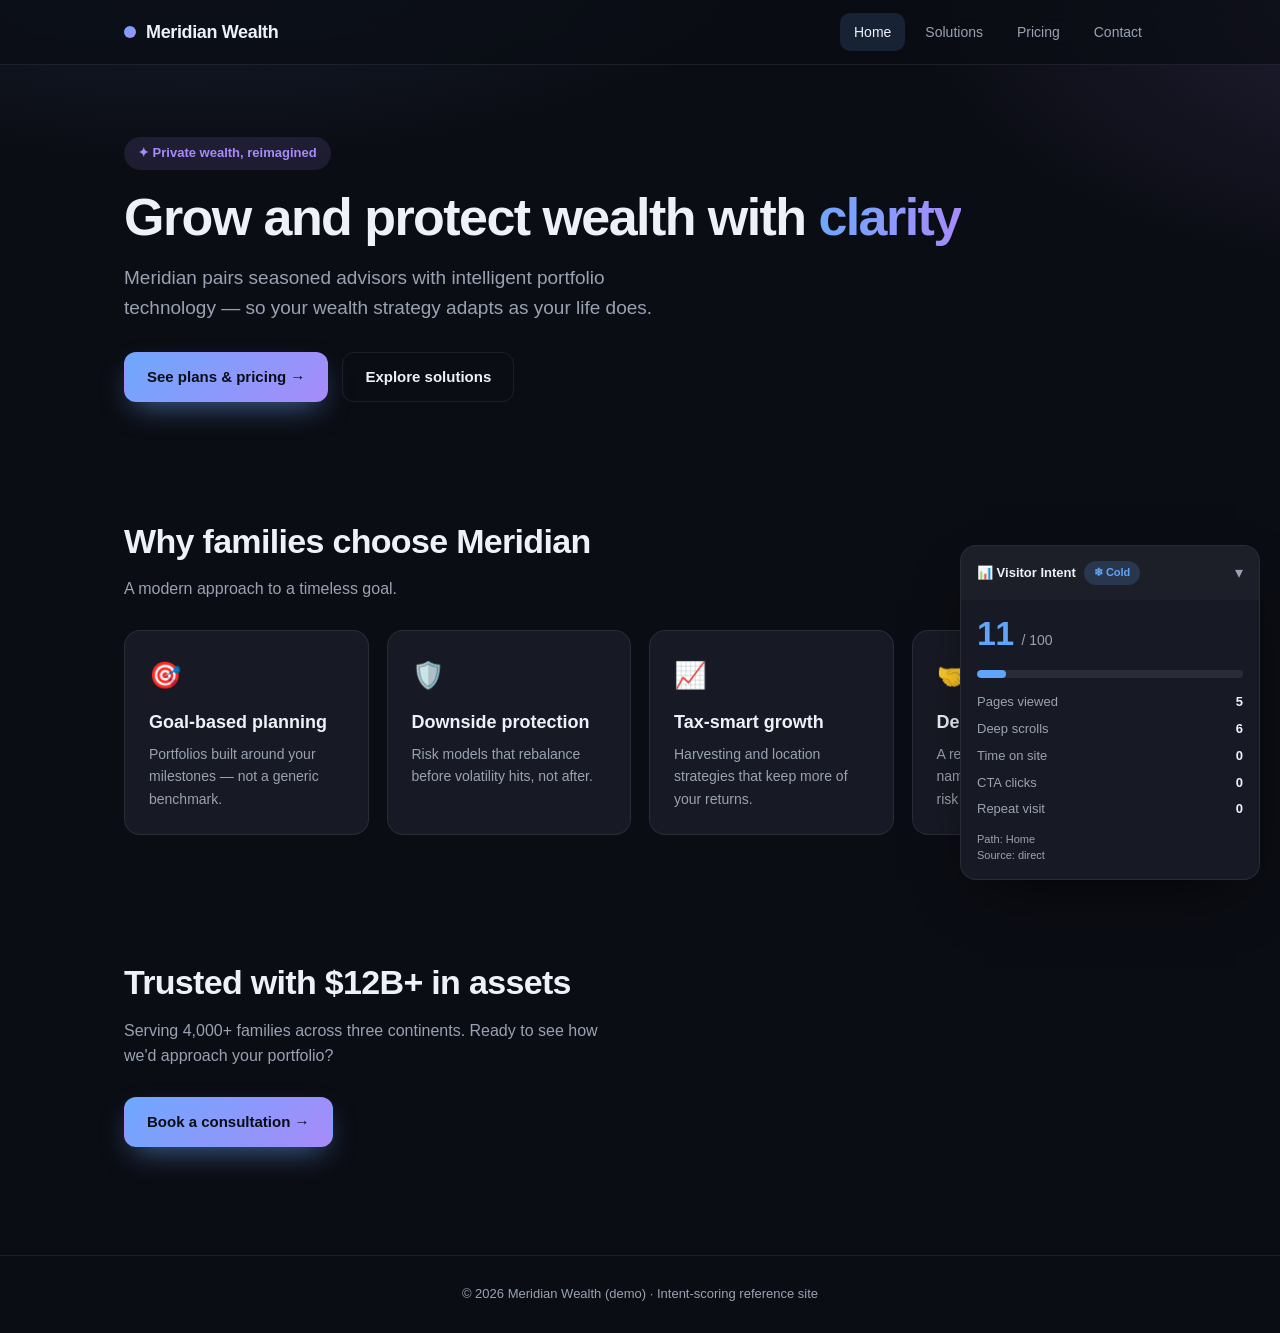
<file: index.html>
<!DOCTYPE html>
<html lang="en">
<head>
  <meta charset="UTF-8">
  <meta name="viewport" content="width=device-width, initial-scale=1.0">
  <title>Meridian Wealth — Intelligent Wealth Management</title>
  <link rel="stylesheet" href="assets/site.css">
  <!--Creatio web-tracking script start-->
  <script
    src="https://d3gyzugod9s6e6.cloudfront.net/JS/crt-web-tracking.js"
    data-resource-id="8486cdab-9d80-40a7-8327-da316d4e5ec6">
  </script>
  <!--Creatio web-tracking script end-->
</head>
<body data-page="home">
  <nav class="nav">
    <div class="container">
      <a class="brand" href="index.html"><span class="dot"></span> Meridian Wealth</a>
      <div class="nav-links">
        <a href="index.html" class="active">Home</a>
        <a href="solutions.html">Solutions</a>
        <a href="pricing.html">Pricing</a>
        <a href="contact.html">Contact</a>
      </div>
    </div>
  </nav>

  <header class="hero">
    <div class="container">
      <span class="eyebrow">✦ Private wealth, reimagined</span>
      <h1>Grow and protect wealth with <span class="grad">clarity</span></h1>
      <p class="lede">Meridian pairs seasoned advisors with intelligent portfolio technology — so your wealth strategy adapts as your life does.</p>
      <div class="btn-row">
        <a class="btn btn-primary" href="pricing.html" data-cta>See plans &amp; pricing →</a>
        <a class="btn btn-ghost" href="solutions.html">Explore solutions</a>
      </div>
    </div>
  </header>

  <section class="section">
    <div class="container">
      <h2>Why families choose Meridian</h2>
      <p class="lede" style="font-size:16px">A modern approach to a timeless goal.</p>
      <div class="grid">
        <div class="card"><div class="ic">🎯</div><h3>Goal-based planning</h3><p>Portfolios built around your milestones — not a generic benchmark.</p></div>
        <div class="card"><div class="ic">🛡️</div><h3>Downside protection</h3><p>Risk models that rebalance before volatility hits, not after.</p></div>
        <div class="card"><div class="ic">📈</div><h3>Tax-smart growth</h3><p>Harvesting and location strategies that keep more of your returns.</p></div>
        <div class="card"><div class="ic">🤝</div><h3>Dedicated advisor</h3><p>A real human who knows your name, your goals, and your risk appetite.</p></div>
      </div>
    </div>
  </section>

  <section class="section">
    <div class="container">
      <h2>Trusted with $12B+ in assets</h2>
      <p class="lede" style="font-size:16px">Serving 4,000+ families across three continents. Ready to see how we'd approach your portfolio?</p>
      <div class="btn-row"><a class="btn btn-primary" href="contact.html" data-cta>Book a consultation →</a></div>
    </div>
  </section>

  <footer><div class="container">© 2026 Meridian Wealth (demo) · Intent-scoring reference site</div></footer>
  <script src="assets/intent.js"></script>
</body>
</html>
</file>
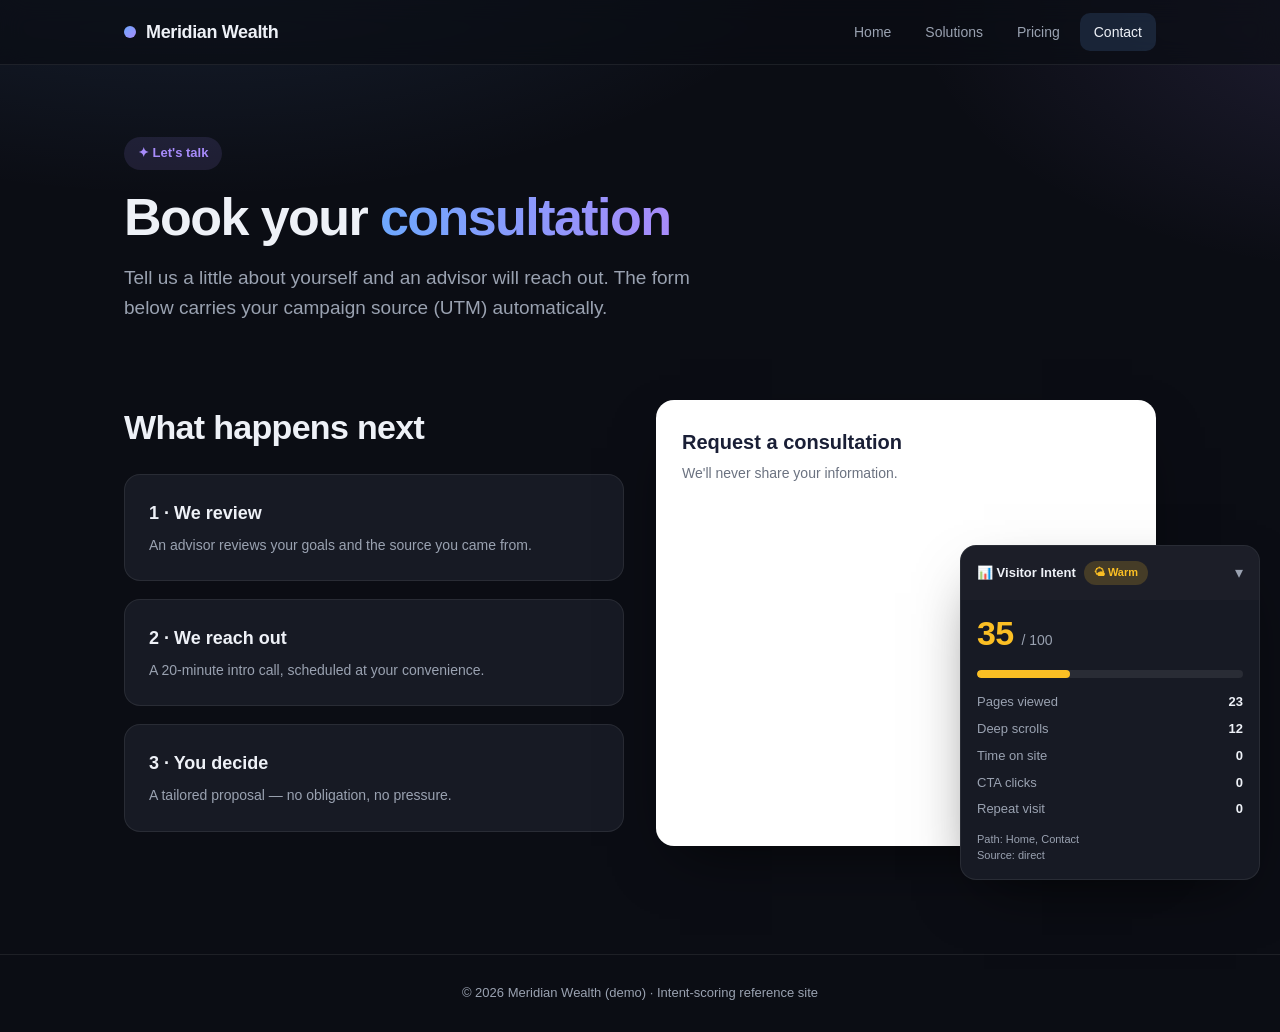
<file: contact.html>
<!DOCTYPE html>
<html lang="en">
<head>
  <meta charset="UTF-8">
  <meta name="viewport" content="width=device-width, initial-scale=1.0">
  <title>Contact — Meridian Wealth</title>
  <link rel="stylesheet" href="assets/site.css">
  <!--Creatio web-tracking script start-->
  <script
    src="https://d3gyzugod9s6e6.cloudfront.net/JS/crt-web-tracking.js"
    data-resource-id="8486cdab-9d80-40a7-8327-da316d4e5ec6">
  </script>
  <!--Creatio web-tracking script end-->
  <style>
    .contact-wrap { display: grid; grid-template-columns: 1fr 1fr; gap: 32px; align-items: start; }
    .form-card { background: #fff; color: #1a1f36; border-radius: 18px; padding: 26px; box-shadow: var(--shadow); }
    .form-card h3 { margin: 0 0 4px; font-size: 20px; }
    .form-card .sub { color: #6b7280; font-size: 14px; margin: 0 0 16px; }
    .form-host { min-height: 320px; }
    @media (max-width: 820px) { .contact-wrap { grid-template-columns: 1fr; } }
  </style>
</head>
<body data-page="contact">
  <nav class="nav">
    <div class="container">
      <a class="brand" href="index.html"><span class="dot"></span> Meridian Wealth</a>
      <div class="nav-links">
        <a href="index.html">Home</a>
        <a href="solutions.html">Solutions</a>
        <a href="pricing.html">Pricing</a>
        <a href="contact.html" class="active">Contact</a>
      </div>
    </div>
  </nav>

  <header class="hero" style="padding-bottom:24px">
    <div class="container">
      <span class="eyebrow">✦ Let's talk</span>
      <h1>Book your <span class="grad">consultation</span></h1>
      <p class="lede">Tell us a little about yourself and an advisor will reach out. The form below carries your campaign source (UTM) automatically.</p>
    </div>
  </header>

  <section class="section">
    <div class="container">
      <div class="contact-wrap">
        <div>
          <h2 style="margin-top:0">What happens next</h2>
          <div class="grid" style="grid-template-columns:1fr">
            <div class="card"><h3>1 · We review</h3><p>An advisor reviews your goals and the source you came from.</p></div>
            <div class="card"><h3>2 · We reach out</h3><p>A 20-minute intro call, scheduled at your convenience.</p></div>
            <div class="card"><h3>3 · You decide</h3><p>A tailored proposal — no obligation, no pressure.</p></div>
          </div>
        </div>

        <div class="form-card">
          <h3>Request a consultation</h3>
          <p class="sub">We'll never share your information.</p>
          <div class="form-host">
            <div id="crt-embedded-form-1b8109cf-6f7e-4357-808c-65891e07dc67"></div>
          </div>
        </div>
      </div>
    </div>
  </section>

  <footer><div class="container">© 2026 Meridian Wealth (demo) · Intent-scoring reference site</div></footer>

  <!-- Local demo intent widget (visualizer only; not Creatio) -->
  <script src="assets/intent.js"></script>

  <!-- ============================================================
       CREATIO EMBEDDED FORM LOADER
       Forwards the parent page's UTM query string into the iframe
       URL so the form's hidden UTM fields get populated.
       (If you provide a bridge script for TrackingUserId/PageUrl,
        add it just ABOVE this block so it can enrich the URL too.)
       ============================================================ -->
  <script>
    (function () {
      var base = "https://forms.instantlandings.com/1b8109cf-6f7e-4357-808c-65891e07dc67/index.html";
      var qs = window.location.search; // carries the parent page's UTMs
      var s = document.createElement("script");
      s.src = "https://d3gyzugod9s6e6.cloudfront.net/JS/crt-embedded-form-loader.js";
      s.setAttribute("data-crt-embedded-form-url", base + qs);
      s.setAttribute("data-crt-embedded-form-target", "#crt-embedded-form-1b8109cf-6f7e-4357-808c-65891e07dc67");
      document.body.appendChild(s);
    })();
  </script>
</body>
</html>
</file>
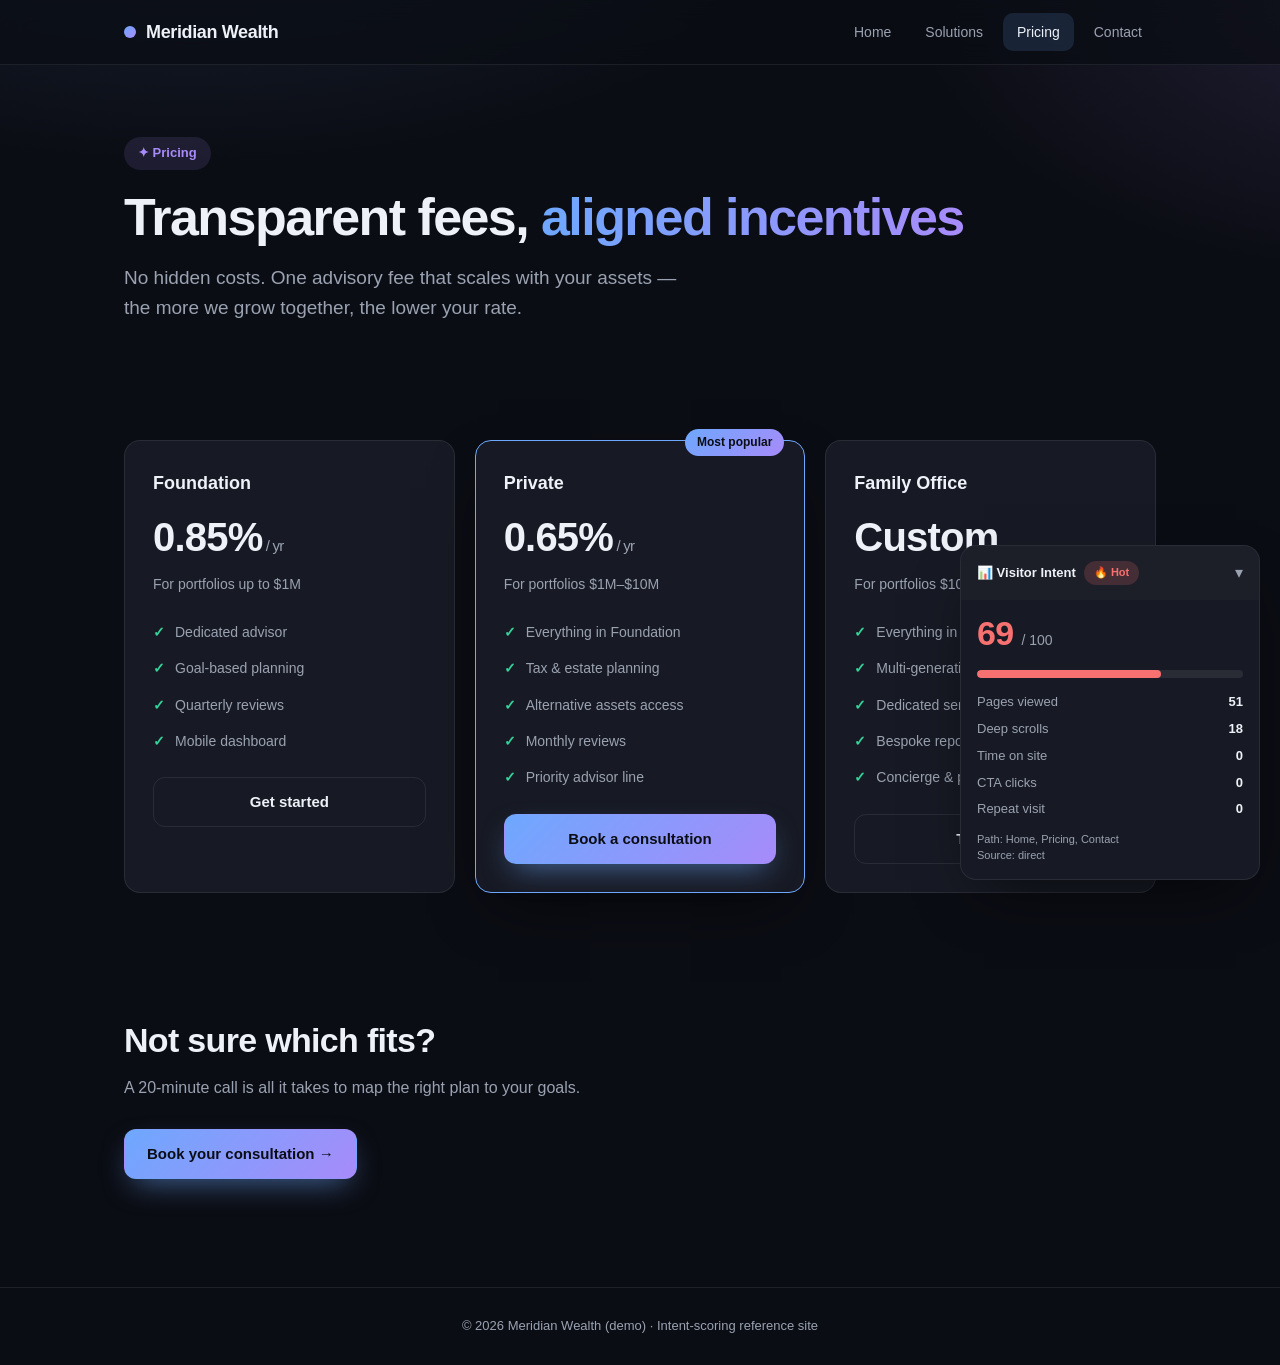
<file: pricing.html>
<!DOCTYPE html>
<html lang="en">
<head>
  <meta charset="UTF-8">
  <meta name="viewport" content="width=device-width, initial-scale=1.0">
  <title>Pricing — Meridian Wealth</title>
  <link rel="stylesheet" href="assets/site.css">
  <!--Creatio web-tracking script start-->
  <script
    src="https://d3gyzugod9s6e6.cloudfront.net/JS/crt-web-tracking.js"
    data-resource-id="8486cdab-9d80-40a7-8327-da316d4e5ec6">
  </script>
  <!--Creatio web-tracking script end-->
</head>
<body data-page="pricing">
  <nav class="nav">
    <div class="container">
      <a class="brand" href="index.html"><span class="dot"></span> Meridian Wealth</a>
      <div class="nav-links">
        <a href="index.html">Home</a>
        <a href="solutions.html">Solutions</a>
        <a href="pricing.html" class="active">Pricing</a>
        <a href="contact.html">Contact</a>
      </div>
    </div>
  </nav>

  <header class="hero">
    <div class="container">
      <span class="eyebrow">✦ Pricing</span>
      <h1>Transparent fees, <span class="grad">aligned incentives</span></h1>
      <p class="lede">No hidden costs. One advisory fee that scales with your assets — the more we grow together, the lower your rate.</p>
    </div>
  </header>

  <section class="section">
    <div class="container">
      <div class="tiers">
        <div class="tier">
          <h3>Foundation</h3>
          <div class="price">0.85%<span> / yr</span></div>
          <p style="color:var(--muted);font-size:14px">For portfolios up to $1M</p>
          <ul>
            <li>Dedicated advisor</li>
            <li>Goal-based planning</li>
            <li>Quarterly reviews</li>
            <li>Mobile dashboard</li>
          </ul>
          <a class="btn btn-ghost" href="contact.html" data-cta style="width:100%;justify-content:center">Get started</a>
        </div>
        <div class="tier featured">
          <span class="tag">Most popular</span>
          <h3>Private</h3>
          <div class="price">0.65%<span> / yr</span></div>
          <p style="color:var(--muted);font-size:14px">For portfolios $1M–$10M</p>
          <ul>
            <li>Everything in Foundation</li>
            <li>Tax &amp; estate planning</li>
            <li>Alternative assets access</li>
            <li>Monthly reviews</li>
            <li>Priority advisor line</li>
          </ul>
          <a class="btn btn-primary" href="contact.html" data-cta style="width:100%;justify-content:center">Book a consultation</a>
        </div>
        <div class="tier">
          <h3>Family Office</h3>
          <div class="price">Custom</div>
          <p style="color:var(--muted);font-size:14px">For portfolios $10M+</p>
          <ul>
            <li>Everything in Private</li>
            <li>Multi-generational planning</li>
            <li>Dedicated service team</li>
            <li>Bespoke reporting</li>
            <li>Concierge &amp; philanthropy desk</li>
          </ul>
          <a class="btn btn-ghost" href="contact.html" data-cta style="width:100%;justify-content:center">Talk to us</a>
        </div>
      </div>
    </div>
  </section>

  <section class="section">
    <div class="container">
      <h2>Not sure which fits?</h2>
      <p class="lede" style="font-size:16px">A 20-minute call is all it takes to map the right plan to your goals.</p>
      <div class="btn-row"><a class="btn btn-primary" href="contact.html" data-cta>Book your consultation →</a></div>
    </div>
  </section>

  <footer><div class="container">© 2026 Meridian Wealth (demo) · Intent-scoring reference site</div></footer>
  <script src="assets/intent.js"></script>
</body>
</html>
</file>
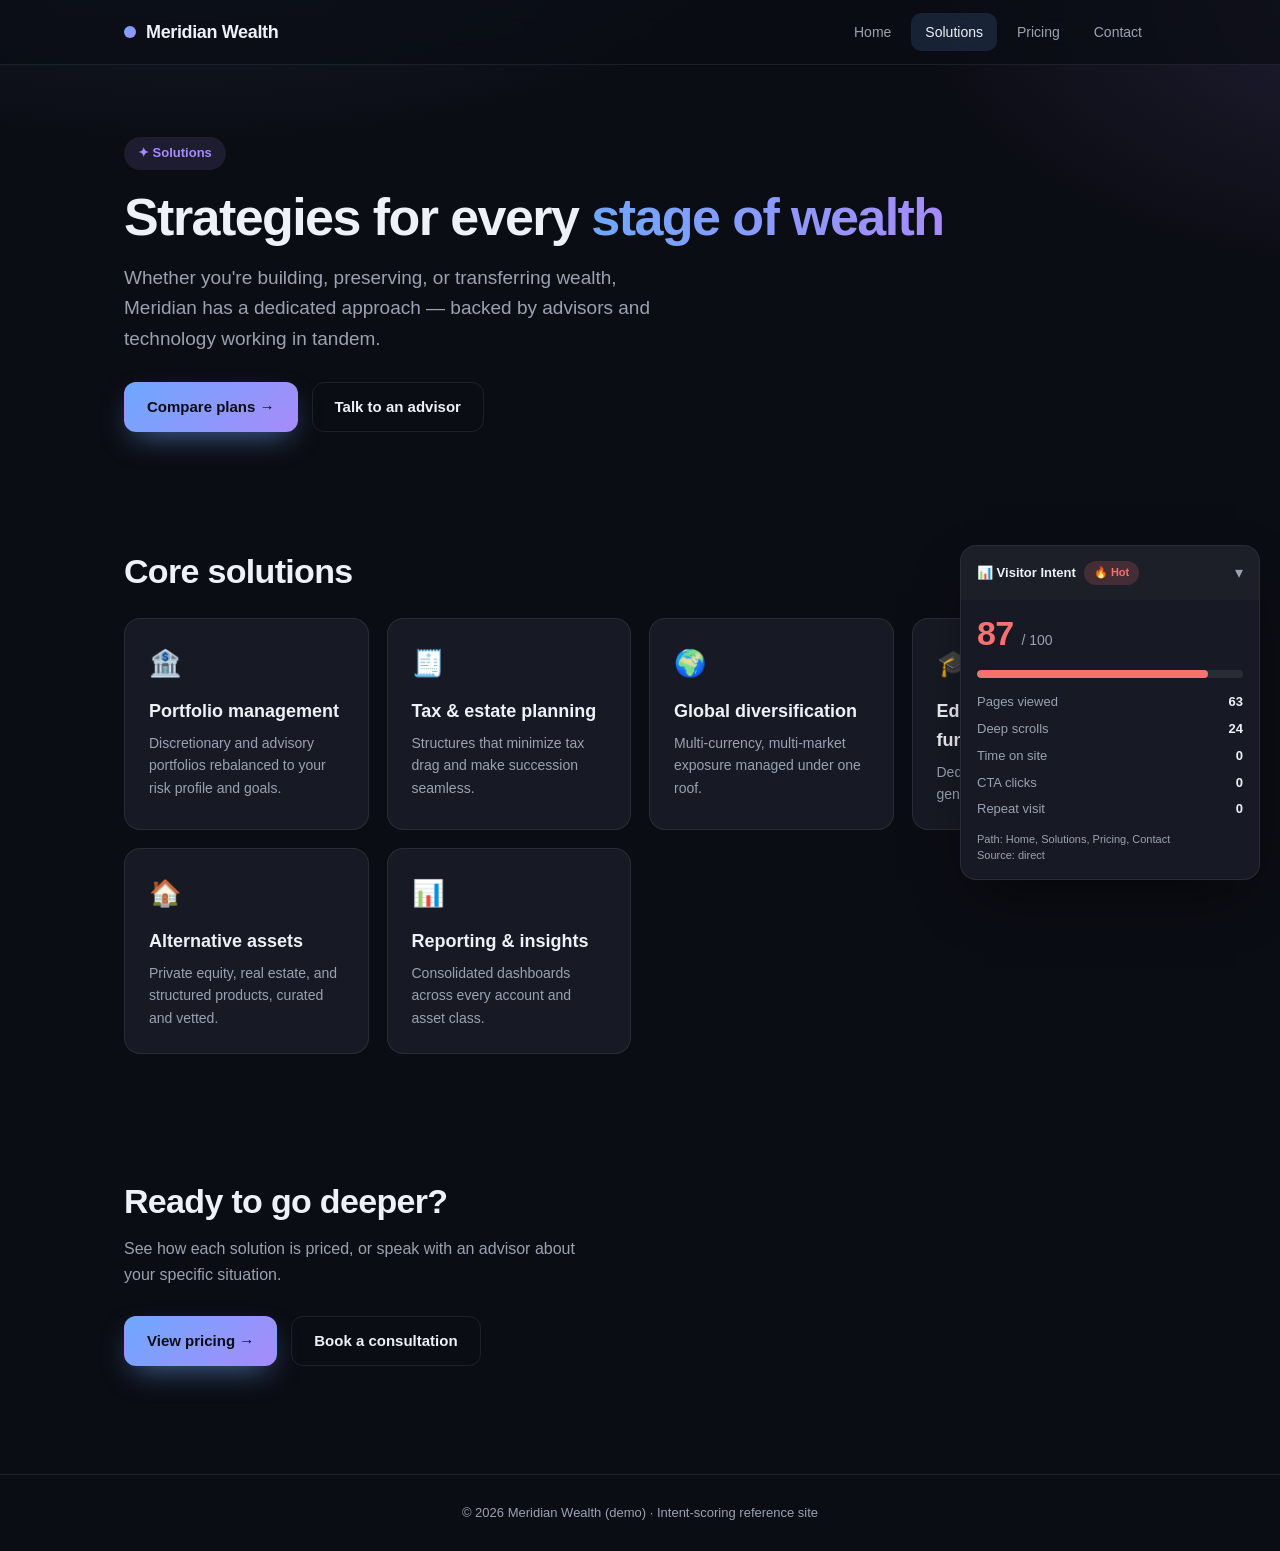
<file: solutions.html>
<!DOCTYPE html>
<html lang="en">
<head>
  <meta charset="UTF-8">
  <meta name="viewport" content="width=device-width, initial-scale=1.0">
  <title>Solutions — Meridian Wealth</title>
  <link rel="stylesheet" href="assets/site.css">
  <!--Creatio web-tracking script start-->
  <script
    src="https://d3gyzugod9s6e6.cloudfront.net/JS/crt-web-tracking.js"
    data-resource-id="8486cdab-9d80-40a7-8327-da316d4e5ec6">
  </script>
  <!--Creatio web-tracking script end-->
</head>
<body data-page="solutions">
  <nav class="nav">
    <div class="container">
      <a class="brand" href="index.html"><span class="dot"></span> Meridian Wealth</a>
      <div class="nav-links">
        <a href="index.html">Home</a>
        <a href="solutions.html" class="active">Solutions</a>
        <a href="pricing.html">Pricing</a>
        <a href="contact.html">Contact</a>
      </div>
    </div>
  </nav>

  <header class="hero">
    <div class="container">
      <span class="eyebrow">✦ Solutions</span>
      <h1>Strategies for every <span class="grad">stage of wealth</span></h1>
      <p class="lede">Whether you're building, preserving, or transferring wealth, Meridian has a dedicated approach — backed by advisors and technology working in tandem.</p>
      <div class="btn-row">
        <a class="btn btn-primary" href="pricing.html" data-cta>Compare plans →</a>
        <a class="btn btn-ghost" href="contact.html" data-cta>Talk to an advisor</a>
      </div>
    </div>
  </header>

  <section class="section">
    <div class="container">
      <h2>Core solutions</h2>
      <div class="grid">
        <div class="card"><div class="ic">🏦</div><h3>Portfolio management</h3><p>Discretionary and advisory portfolios rebalanced to your risk profile and goals.</p></div>
        <div class="card"><div class="ic">🧾</div><h3>Tax &amp; estate planning</h3><p>Structures that minimize tax drag and make succession seamless.</p></div>
        <div class="card"><div class="ic">🌍</div><h3>Global diversification</h3><p>Multi-currency, multi-market exposure managed under one roof.</p></div>
        <div class="card"><div class="ic">🎓</div><h3>Education &amp; legacy funds</h3><p>Dedicated vehicles for the next generation's milestones.</p></div>
        <div class="card"><div class="ic">🏠</div><h3>Alternative assets</h3><p>Private equity, real estate, and structured products, curated and vetted.</p></div>
        <div class="card"><div class="ic">📊</div><h3>Reporting &amp; insights</h3><p>Consolidated dashboards across every account and asset class.</p></div>
      </div>
    </div>
  </section>

  <section class="section">
    <div class="container">
      <h2>Ready to go deeper?</h2>
      <p class="lede" style="font-size:16px">See how each solution is priced, or speak with an advisor about your specific situation.</p>
      <div class="btn-row">
        <a class="btn btn-primary" href="pricing.html" data-cta>View pricing →</a>
        <a class="btn btn-ghost" href="contact.html" data-cta>Book a consultation</a>
      </div>
    </div>
  </section>

  <footer><div class="container">© 2026 Meridian Wealth (demo) · Intent-scoring reference site</div></footer>
  <script src="assets/intent.js"></script>
</body>
</html>
</file>
<file: assets/site.css>
:root {
  --bg: #0b0d14;
  --bg-soft: #12151f;
  --card: #171a24;
  --ink: #eef1f7;
  --muted: #9aa2b1;
  --line: rgba(255,255,255,.08);
  --brand: #6ea8fe;
  --brand-2: #a78bfa;
  --accent: #34d399;
  --hot: #f87171;
  --warm: #fbbf24;
  --cold: #60a5fa;
  --radius: 16px;
  --shadow: 0 24px 60px -24px rgba(0,0,0,.7);
}
* { box-sizing: border-box; }
html { scroll-behavior: smooth; }
body {
  margin: 0;
  font-family: -apple-system, BlinkMacSystemFont, "Segoe UI", Roboto, Arial, sans-serif;
  background:
    radial-gradient(1100px 500px at 15% -10%, rgba(110,168,254,.14), transparent 60%),
    radial-gradient(900px 500px at 110% 0%, rgba(167,139,250,.14), transparent 55%),
    var(--bg);
  color: var(--ink);
  line-height: 1.6;
  min-height: 100vh;
}
a { color: inherit; text-decoration: none; }
.container { max-width: 1080px; margin: 0 auto; padding: 0 24px; }

/* Nav */
.nav {
  position: sticky; top: 0; z-index: 40;
  backdrop-filter: blur(12px);
  background: rgba(11,13,20,.72);
  border-bottom: 1px solid var(--line);
}
.nav .container { display: flex; align-items: center; justify-content: space-between; height: 64px; }
.brand { font-weight: 800; letter-spacing: -.02em; font-size: 18px; display: flex; align-items: center; gap: 10px; }
.brand .dot { width: 12px; height: 12px; border-radius: 50%; background: linear-gradient(135deg, var(--brand), var(--brand-2)); }
.nav-links { display: flex; gap: 6px; }
.nav-links a {
  padding: 8px 14px; border-radius: 10px; font-size: 14px; color: var(--muted);
  transition: all .15s;
}
.nav-links a:hover { color: var(--ink); background: var(--bg-soft); }
.nav-links a.active { color: var(--ink); background: rgba(110,168,254,.14); }

/* Hero + sections */
.hero { padding: 72px 0 40px; }
.eyebrow {
  display: inline-flex; align-items: center; gap: 8px;
  font-size: 13px; font-weight: 600; color: var(--brand-2);
  background: rgba(167,139,250,.12); padding: 6px 14px; border-radius: 999px;
  margin-bottom: 20px;
}
h1 { font-size: clamp(32px, 5vw, 52px); line-height: 1.06; letter-spacing: -.03em; margin: 0 0 18px; }
h1 .grad { background: linear-gradient(90deg, var(--brand), var(--brand-2)); -webkit-background-clip: text; background-clip: text; color: transparent; }
.lede { font-size: 19px; color: var(--muted); max-width: 54ch; margin: 0 0 28px; }
h2 { font-size: clamp(24px, 3vw, 34px); letter-spacing: -.02em; margin: 48px 0 8px; }
h3 { font-size: 18px; margin: 0 0 6px; }
p { margin: 0 0 14px; }
.section { padding: 24px 0 48px; }

/* Buttons */
.btn {
  display: inline-flex; align-items: center; gap: 8px;
  padding: 12px 22px; border-radius: 12px; font-weight: 600; font-size: 15px;
  cursor: pointer; border: 1px solid transparent; transition: transform .12s, box-shadow .2s;
}
.btn-primary { background: linear-gradient(135deg, var(--brand), var(--brand-2)); color: #0b0d14; box-shadow: 0 12px 30px -10px rgba(110,168,254,.6); }
.btn-primary:hover { transform: translateY(-2px); }
.btn-ghost { border-color: var(--line); color: var(--ink); }
.btn-ghost:hover { background: var(--bg-soft); }
.btn-row { display: flex; gap: 14px; flex-wrap: wrap; margin-top: 8px; }

/* Cards */
.grid { display: grid; gap: 18px; grid-template-columns: repeat(auto-fit, minmax(240px, 1fr)); margin-top: 20px; }
.card {
  background: var(--card); border: 1px solid var(--line); border-radius: var(--radius);
  padding: 24px; transition: border-color .2s, transform .2s;
}
.card:hover { border-color: rgba(110,168,254,.35); transform: translateY(-3px); }
.card .ic { font-size: 26px; margin-bottom: 12px; }
.card p { color: var(--muted); font-size: 14px; margin: 0; }

/* Pricing */
.tiers { display: grid; gap: 20px; grid-template-columns: repeat(auto-fit, minmax(260px, 1fr)); margin-top: 24px; }
.tier { background: var(--card); border: 1px solid var(--line); border-radius: var(--radius); padding: 28px; position: relative; }
.tier.featured { border-color: var(--brand); box-shadow: var(--shadow); }
.tier .tag { position: absolute; top: -12px; right: 20px; background: linear-gradient(135deg, var(--brand), var(--brand-2)); color: #0b0d14; font-size: 12px; font-weight: 700; padding: 4px 12px; border-radius: 999px; }
.price { font-size: 40px; font-weight: 800; letter-spacing: -.02em; margin: 8px 0 4px; }
.price span { font-size: 15px; color: var(--muted); font-weight: 500; }
.tier ul { list-style: none; padding: 0; margin: 18px 0; }
.tier li { padding: 7px 0; color: var(--muted); font-size: 14px; display: flex; gap: 10px; }
.tier li::before { content: "✓"; color: var(--accent); font-weight: 700; }

footer { border-top: 1px solid var(--line); margin-top: 60px; padding: 28px 0; color: var(--muted); font-size: 13px; text-align: center; }

/* Intent widget */
#intent-widget {
  position: fixed; right: 20px; bottom: 20px; z-index: 60;
  width: 300px; background: var(--card); border: 1px solid var(--line);
  border-radius: 16px; box-shadow: var(--shadow); overflow: hidden;
  font-size: 13px; transition: transform .25s ease, opacity .25s;
}
#intent-widget.collapsed .iw-body { display: none; }
.iw-head { display: flex; align-items: center; justify-content: space-between; padding: 14px 16px; cursor: pointer; background: rgba(255,255,255,.02); }
.iw-head .title { display: flex; align-items: center; gap: 8px; font-weight: 700; }
.iw-head .badge { font-size: 11px; font-weight: 700; padding: 3px 10px; border-radius: 999px; }
.badge.cold { background: rgba(96,165,250,.18); color: var(--cold); }
.badge.warm { background: rgba(251,191,36,.18); color: var(--warm); }
.badge.hot  { background: rgba(248,113,113,.18); color: var(--hot); }
.iw-body { padding: 0 16px 16px; }
.score-row { display: flex; align-items: baseline; gap: 8px; margin: 6px 0 10px; }
.score-num { font-size: 34px; font-weight: 800; letter-spacing: -.02em; }
.score-max { color: var(--muted); font-size: 14px; }
.bar { height: 8px; border-radius: 999px; background: rgba(255,255,255,.08); overflow: hidden; }
.bar > i { display: block; height: 100%; border-radius: 999px; transition: width .5s ease, background .4s; }
.signals { list-style: none; padding: 0; margin: 14px 0 0; display: grid; gap: 6px; }
.signals li { display: flex; justify-content: space-between; color: var(--muted); }
.signals li b { color: var(--ink); font-variant-numeric: tabular-nums; }
.iw-note { margin-top: 12px; font-size: 11px; color: var(--muted); line-height: 1.4; }
.iw-toggle { color: var(--muted); font-size: 16px; }

@media (max-width: 620px) {
  #intent-widget { right: 12px; left: 12px; width: auto; bottom: 12px; }
  .nav-links a { padding: 8px 10px; font-size: 13px; }
}
</file>
